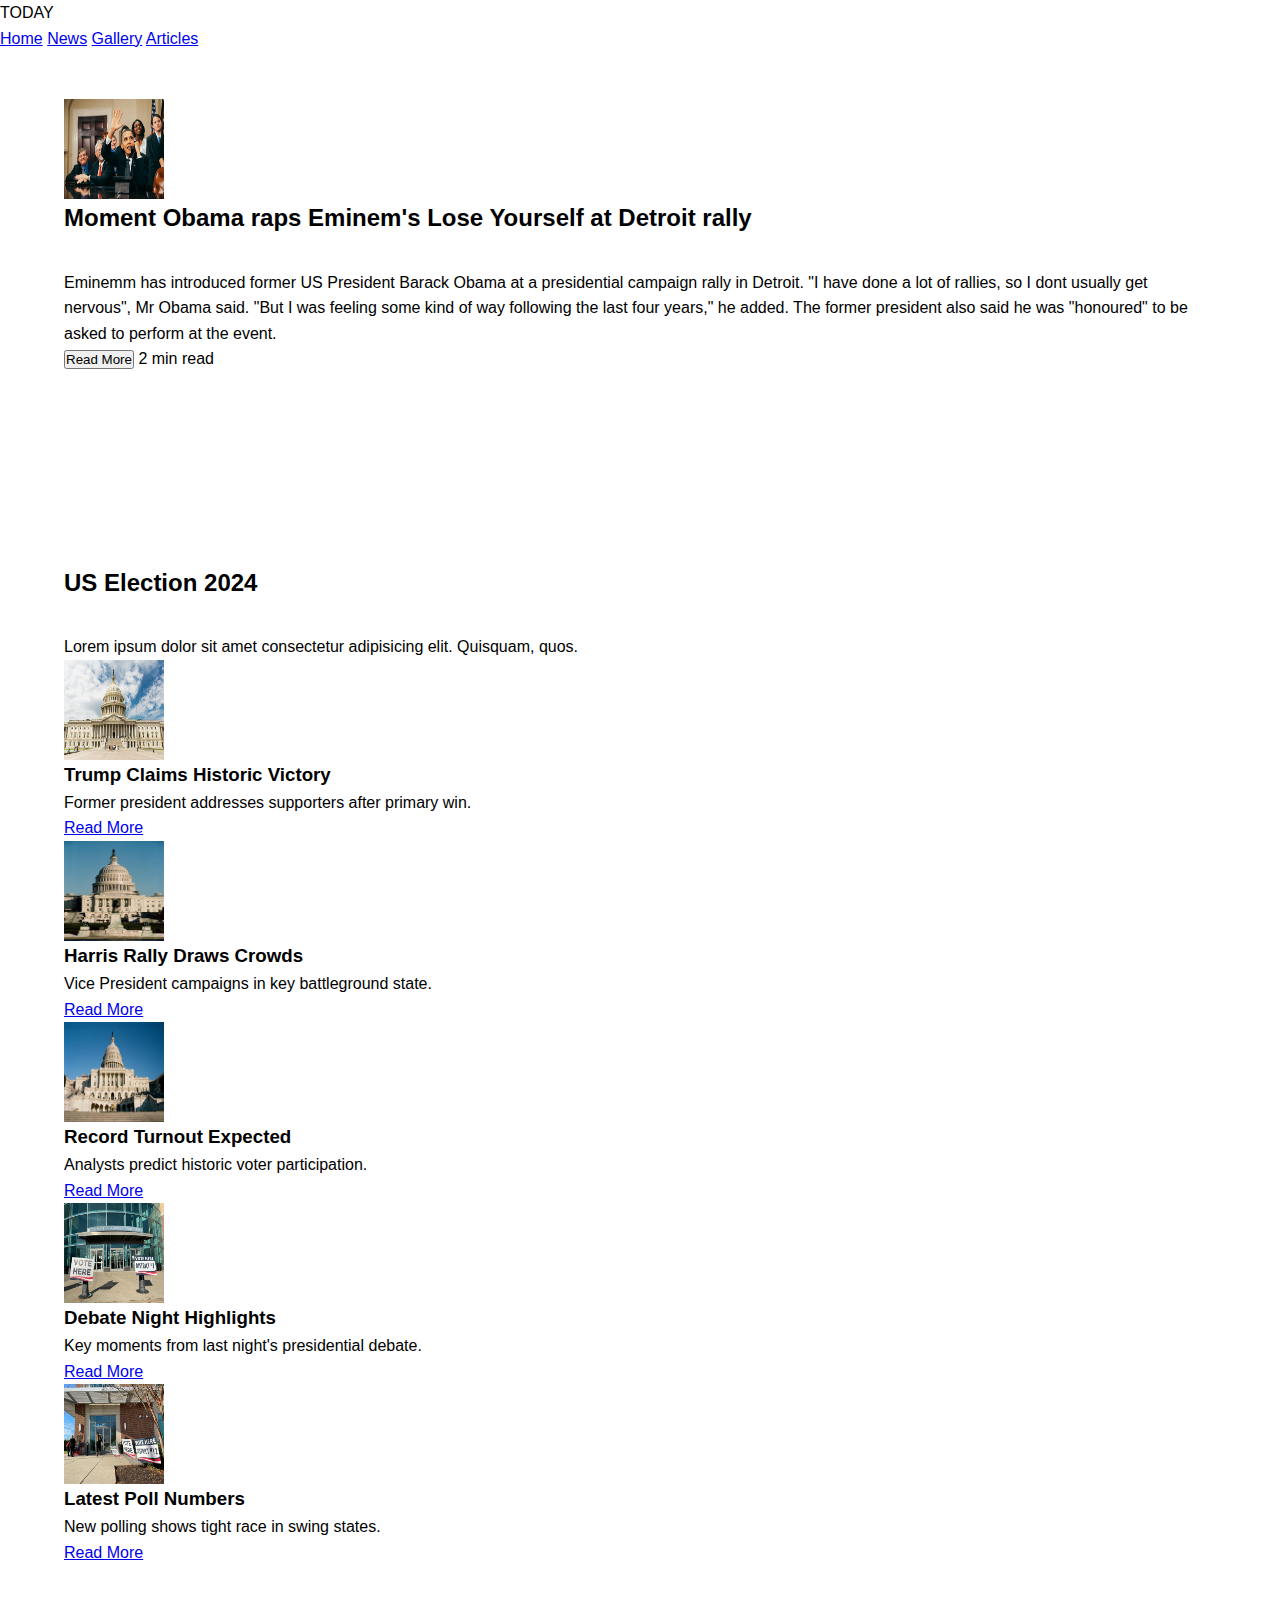
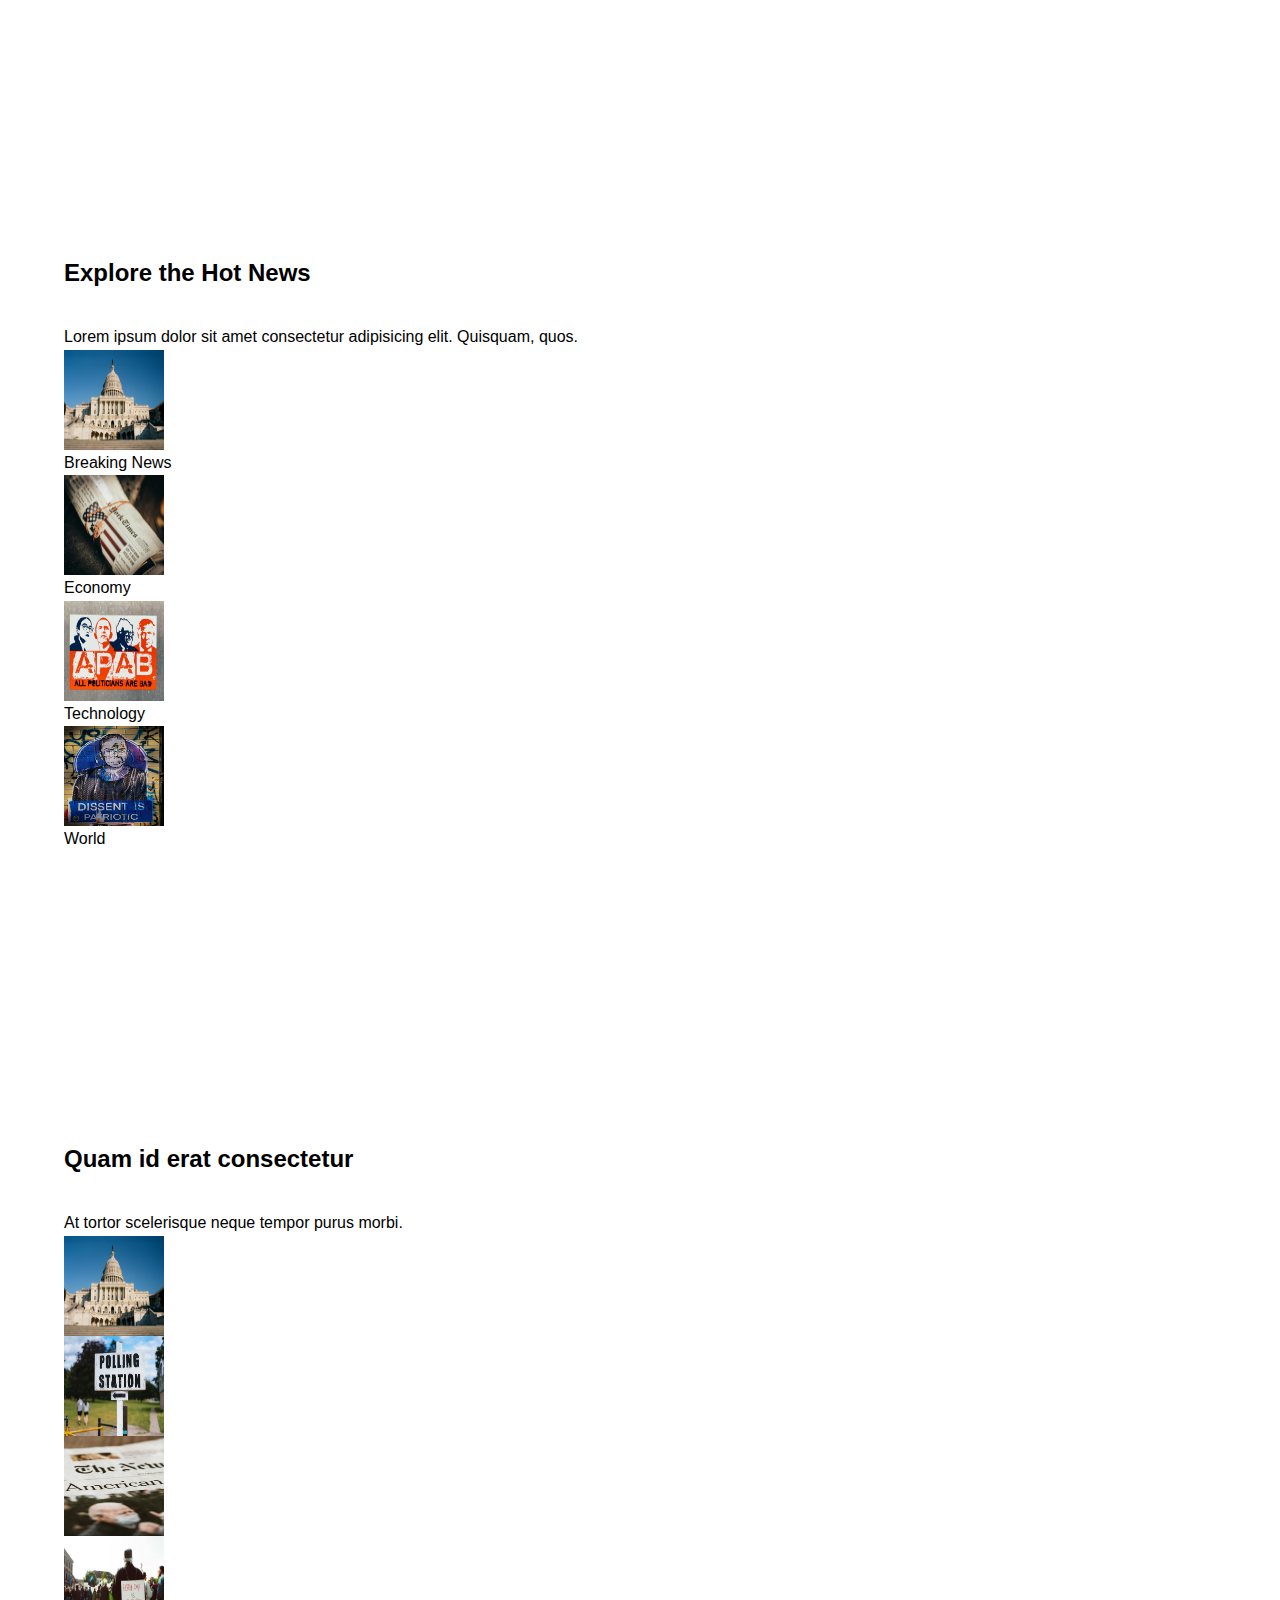
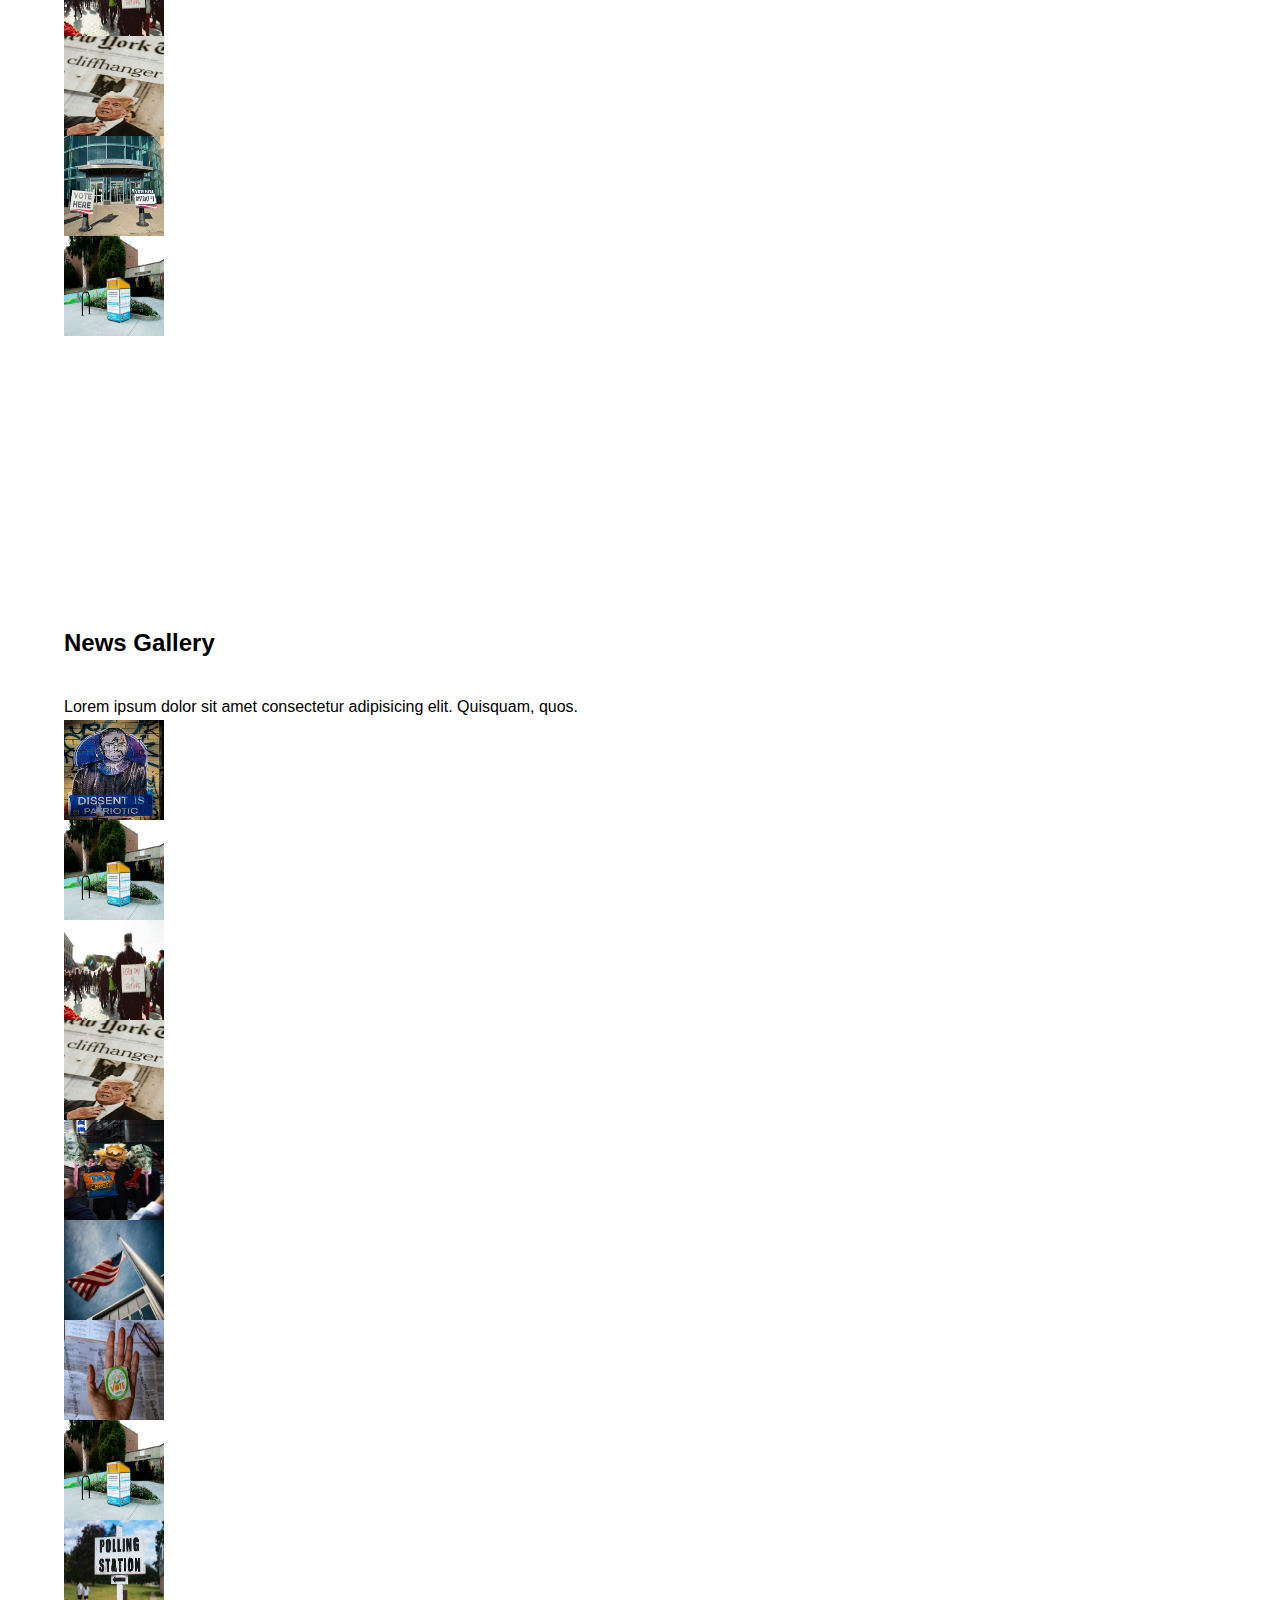
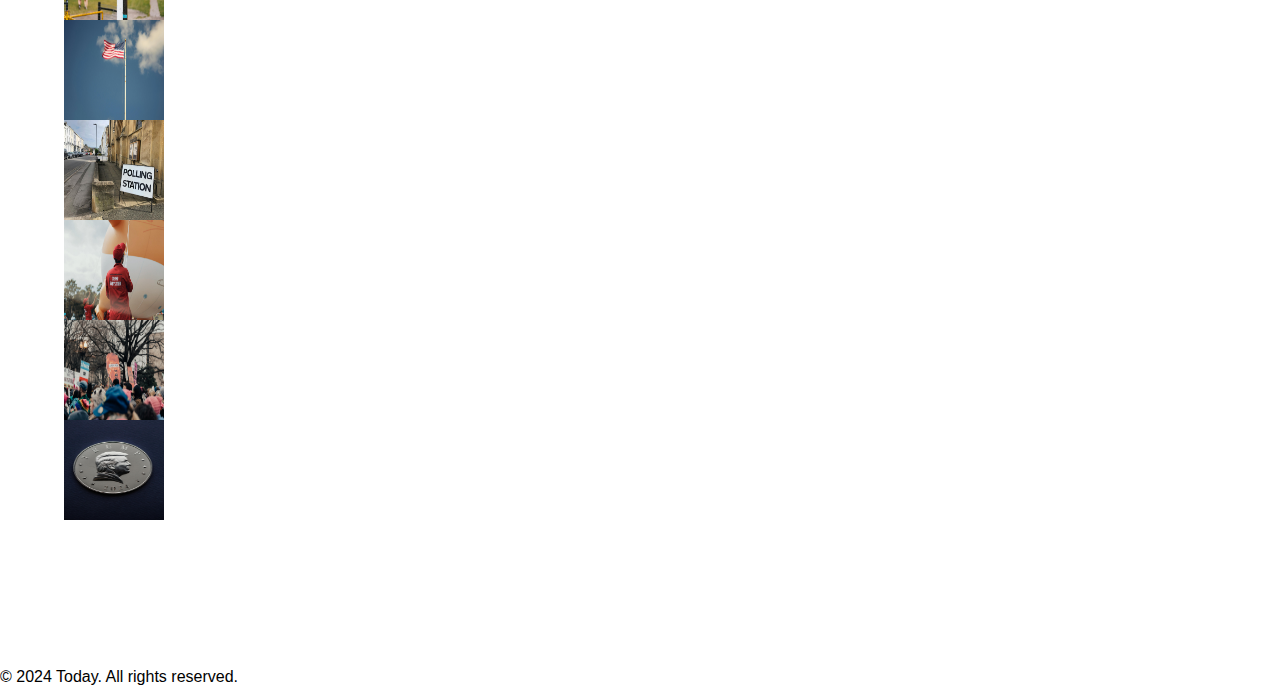
<file: app2/index.html>
<!DOCTYPE html>
<html lang="en">
  <head>
    <meta charset="UTF-8" />
    <meta name="viewport" content="width=device-width, initial-scale=1.0" />
    <title>TODAY News - Layout Examples</title>
    <link rel="stylesheet" href="styles.css" />
  </head>
  <body>
    <!-- 1. Flex - Header Navigation -->
    <header class="header">
      <nav class="header-nav">
        <div class="header-logo">TODAY</div>
        <div class="header-links">
          <a href="#">Home</a>
          <a href="#">News</a>
          <a href="#">Gallery</a>
          <a href="#">Articles</a>
        </div>
      </nav>
    </header>

    <main>
      <!-- 2. Flex and Column - Featured Article -->
      <section class="featured container">
        <div class="featured-image">
          <img src="images/main-image.jpg" alt="Featured News" />
        </div>
        <div class="featured-content">
          <h2>Moment Obama raps Eminem's Lose Yourself at Detroit rally</h2>
          <p>
            Eminemm has introduced former US President Barack Obama at a
            presidential campaign rally in Detroit. "I have done a lot of
            rallies, so I dont usually get nervous", Mr Obama said. "But I was
            feeling some kind of way following the last four years," he added.
            The former president also said he was "honoured" to be asked to
            perform at the event.
          </p>
          <div class="featured-footer">
            <button href="#" class="featured-more">Read More</button>
            <span class="featured-time">2 min read</span>
          </div>
        </div>
      </section>

      <!-- 3. Flex/Grid List - Latest Cards without text overlay -->
      <section class="latest">
        <div class="container">
          <h2 class="latest-title">US Election 2024</h2>
          <p class="latest-subtitle">
            Lorem ipsum dolor sit amet consectetur adipisicing elit. Quisquam,
            quos.
          </p>
          <div class="latest-list">
            <article class="latest-card">
              <img src="images/image2.jpg" alt="News Image" />
              <div class="latest-content">
                <h3>Trump Claims Historic Victory</h3>
                <p>Former president addresses supporters after primary win.</p>
                <a href="#" class="latest-more">Read More</a>
              </div>
            </article>
            <article class="latest-card">
              <img src="images/image3.jpg" alt="News Image" />
              <div class="latest-content">
                <h3>Harris Rally Draws Crowds</h3>
                <p>Vice President campaigns in key battleground state.</p>
                <a href="#" class="latest-more">Read More</a>
              </div>
            </article>
            <article class="latest-card">
              <img src="images/image4.jpg" alt="News Image" />
              <div class="latest-content">
                <h3>Record Turnout Expected</h3>
                <p>Analysts predict historic voter participation.</p>
                <a href="#" class="latest-more">Read More</a>
              </div>
            </article>
            <article class="latest-card">
              <img src="images/image5.jpg" alt="News Image" />
              <div class="latest-content">
                <h3>Debate Night Highlights</h3>
                <p>Key moments from last night's presidential debate.</p>
                <a href="#" class="latest-more">Read More</a>
              </div>
            </article>
            <article class="latest-card">
              <img src="images/image6.jpg" alt="News Image" />
              <div class="latest-content">
                <h3>Latest Poll Numbers</h3>
                <p>New polling shows tight race in swing states.</p>
                <a href="#" class="latest-more">Read More</a>
              </div>
            </article>
          </div>
        </div>
      </section>

      <!-- 4a. Flex/Grid 2D - Hot News - Flex Version -->
      <section class="hot">
        <div class="container">
          <h2 class="hot-title">Explore the Hot News</h2>
          <p class="hot-subtitle">
            Lorem ipsum dolor sit amet consectetur adipisicing elit. Quisquam,
            quos.
          </p>
          <div class="hot-flex">
            <article class="hot-card hot-left">
              <img src="images/image4.jpg" alt="Breaking News" />
              <div class="hot-overlay">Breaking News</div>
            </article>

            <div class="hot-right">
              <div class="hot-right-inner">
                <article class="hot-card">
                  <img src="images/image8.jpg" alt="Economy Update" />
                  <div class="hot-overlay">Economy</div>
                </article>
                <article class="hot-card">
                  <img src="images/image9.jpg" alt="Technology News" />
                  <div class="hot-overlay">Technology</div>
                </article>
              </div>
              <article class="hot-card">
                <img src="images/image10.jpg" alt="World News" />
                <div class="hot-overlay">World</div>
              </article>
            </div>
          </div>
        </div>
      </section>

      <!-- 4b. Flex/Grid 2D - Hot News - Grid Version -->
      <!-- <section class="hot">
        <div class="container">
          <h2 class="hot-title">Explore the Hot News</h2>
          <p class="hot-subtitle">
            Lorem ipsum dolor sit amet consectetur adipisicing elit. Quisquam,
            quos.
          </p>
          <div class="hot-grid">
            <article class="hot-card hot-grid-1">
              <img src="images/image4.jpg" alt="Breaking News" />
              <div class="hot-overlay">Breaking News</div>
            </article>
            <article class="hot-card hot-grid-2">
              <img src="images/image8.jpg" alt="Economy Update" />
              <div class="hot-overlay">Economy</div>
            </article>
            <article class="hot-card hot-grid-3">
              <img src="images/image9.jpg" alt="Technology News" />
              <div class="hot-overlay">Technology</div>
            </article>
            <article class="hot-card hot-grid-4">
              <img src="images/image10.jpg" alt="World News" />
              <div class="hot-overlay">World</div>
            </article>
          </div>
        </div>
      </section> -->

      <!-- 5. Grid Auto - Masonry Layout -->
      <section class="masonry">
        <div class="container">
          <h2>Quam id erat consectetur</h2>
          <p class="masonry-subtitle">
            At tortor scelerisque neque tempor purus morbi.
          </p>
          <div class="masonry-grid">
            <div class="masonry-item item1">
              <img src="images/image4.jpg" alt="Masonry Image 1" />
            </div>
            <div class="masonry-item item2">
              <img src="images/image18.jpg" alt="Masonry Image 2" />
            </div>
            <div class="masonry-item item3">
              <img src="images/image13.jpg" alt="Masonry Image 3" />
            </div>
            <div class="masonry-item item4">
              <img src="images/image14.jpg" alt="Masonry Image 4" />
            </div>
            <div class="masonry-item item5">
              <img src="images/image15.jpg" alt="Masonry Image 5" />
            </div>
            <div class="masonry-item item6">
              <img src="images/image5.jpg" alt="Masonry Image 6" />
            </div>
            <div class="masonry-item item7">
              <img src="images/image17.jpg" alt="Masonry Image 7" />
            </div>
          </div>
        </div>
      </section>

      <!-- 6. Grid Templates - News Gallery -->
      <section class="gallery">
        <div class="container">
          <h2 class="gallery-title">News Gallery</h2>
          <p class="gallery-subtitle">
            Lorem ipsum dolor sit amet consectetur adipisicing elit. Quisquam,
            quos.
          </p>
          <div class="gallery-grid">
            <div class="gallery-item a">
              <img src="images/image10.jpg" alt="Gallery Image 1" />
            </div>
            <div class="gallery-item b">
              <img src="images/image17.jpg" alt="Gallery Image 2" />
            </div>
            <div class="gallery-item c">
              <img src="images/image14.jpg" alt="Gallery Image 3" />
            </div>
            <div class="gallery-item d">
              <img src="images/image15.jpg" alt="Gallery Image 4" />
            </div>
            <div class="gallery-item e">
              <img src="images/image25.jpg" alt="Gallery Image 5" />
            </div>
            <div class="gallery-item f">
              <img src="images/image11.jpg" alt="Gallery Image 6" />
            </div>
            <div class="gallery-item g">
              <img src="images/image16.jpg" alt="Gallery Image 7" />
            </div>
            <div class="gallery-item h">
              <img src="images/image17.jpg" alt="Gallery Image 8" />
            </div>
            <div class="gallery-item i">
              <img src="images/image18.jpg" alt="Gallery Image 9" />
            </div>
            <div class="gallery-item j">
              <img src="images/image19.jpg" alt="Gallery Image 10" />
            </div>
            <div class="gallery-item k">
              <img src="images/image20.jpg" alt="Gallery Image 11" />
            </div>
            <div class="gallery-item l">
              <img src="images/image21.jpg" alt="Gallery Image 12" />
            </div>
            <div class="gallery-item m">
              <img src="images/image22.jpg" alt="Gallery Image 13" />
            </div>
            <div class="gallery-item n">
              <img src="images/image23.jpg" alt="Gallery Image 14" />
            </div>
          </div>
        </div>
      </section>
    </main>

    <footer>
      <p>© 2024 Today. All rights reserved.</p>
    </footer>
  </body>
</html>
</file>
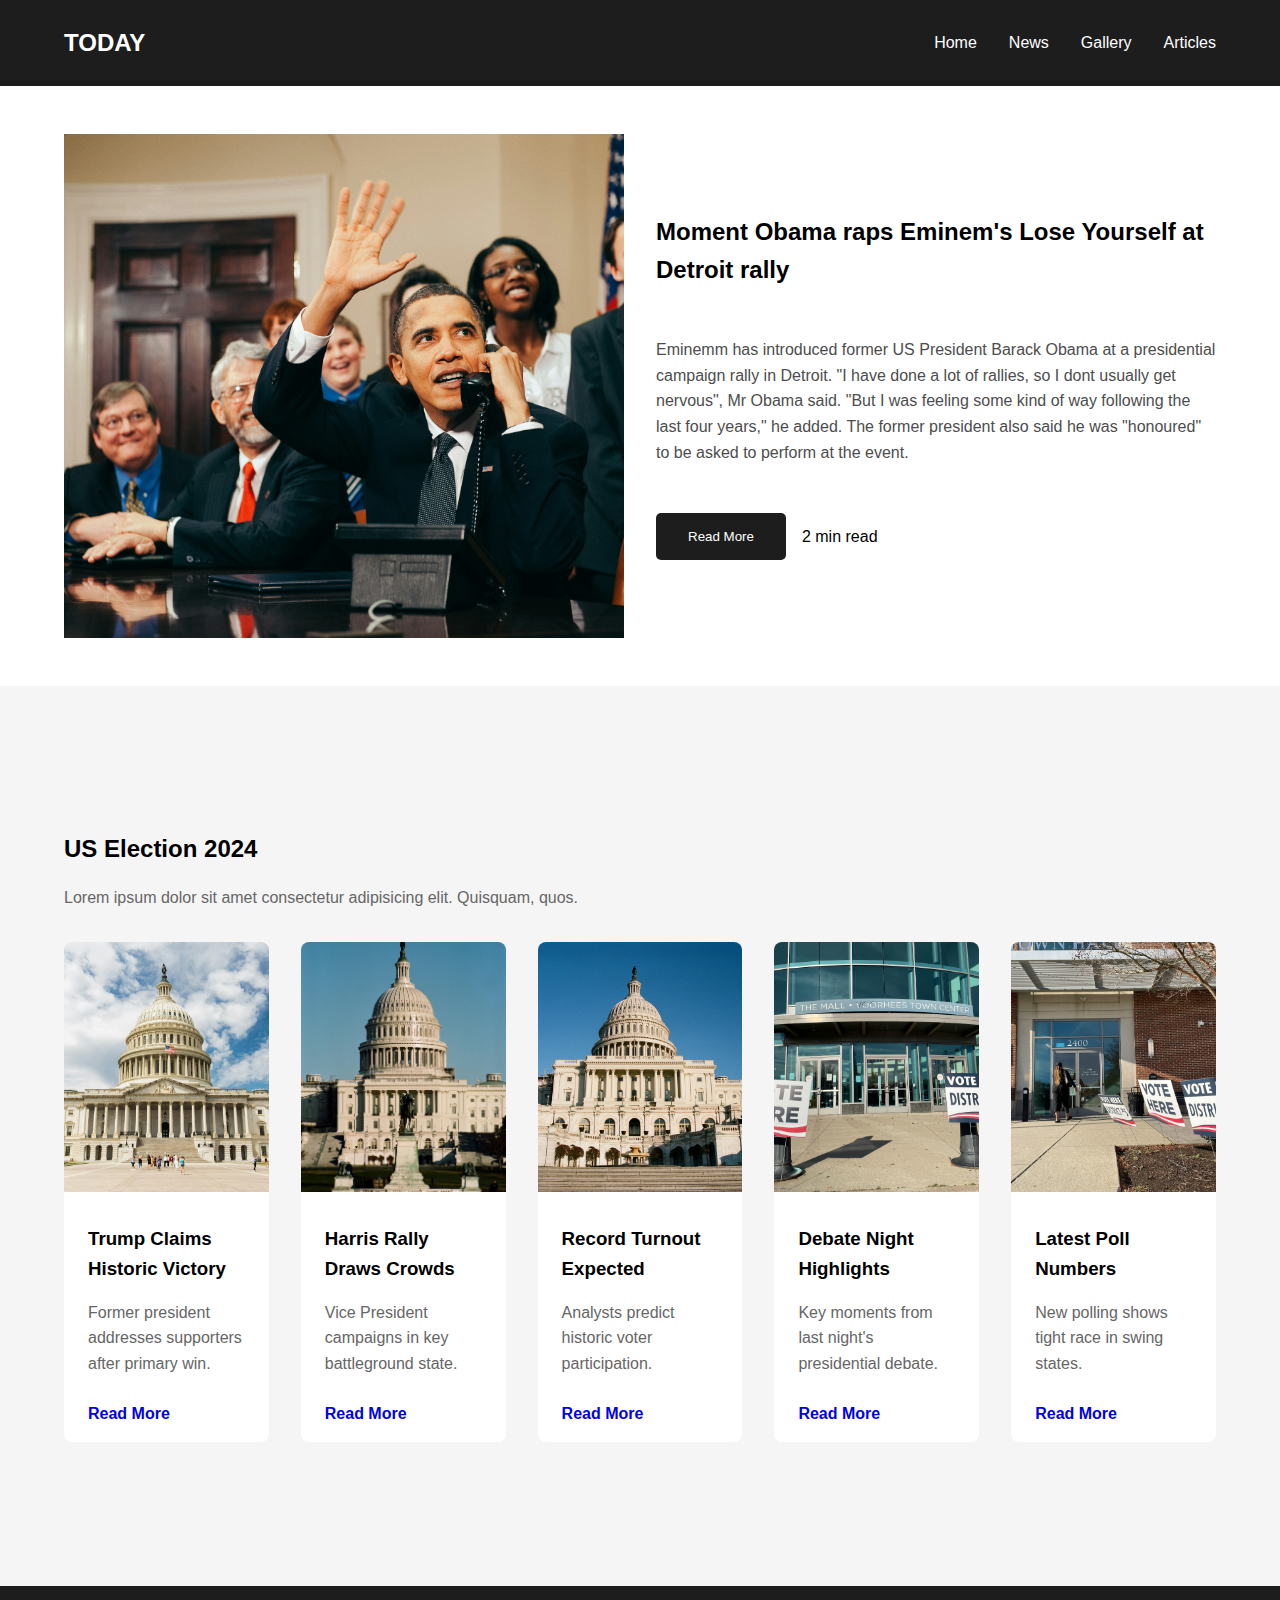
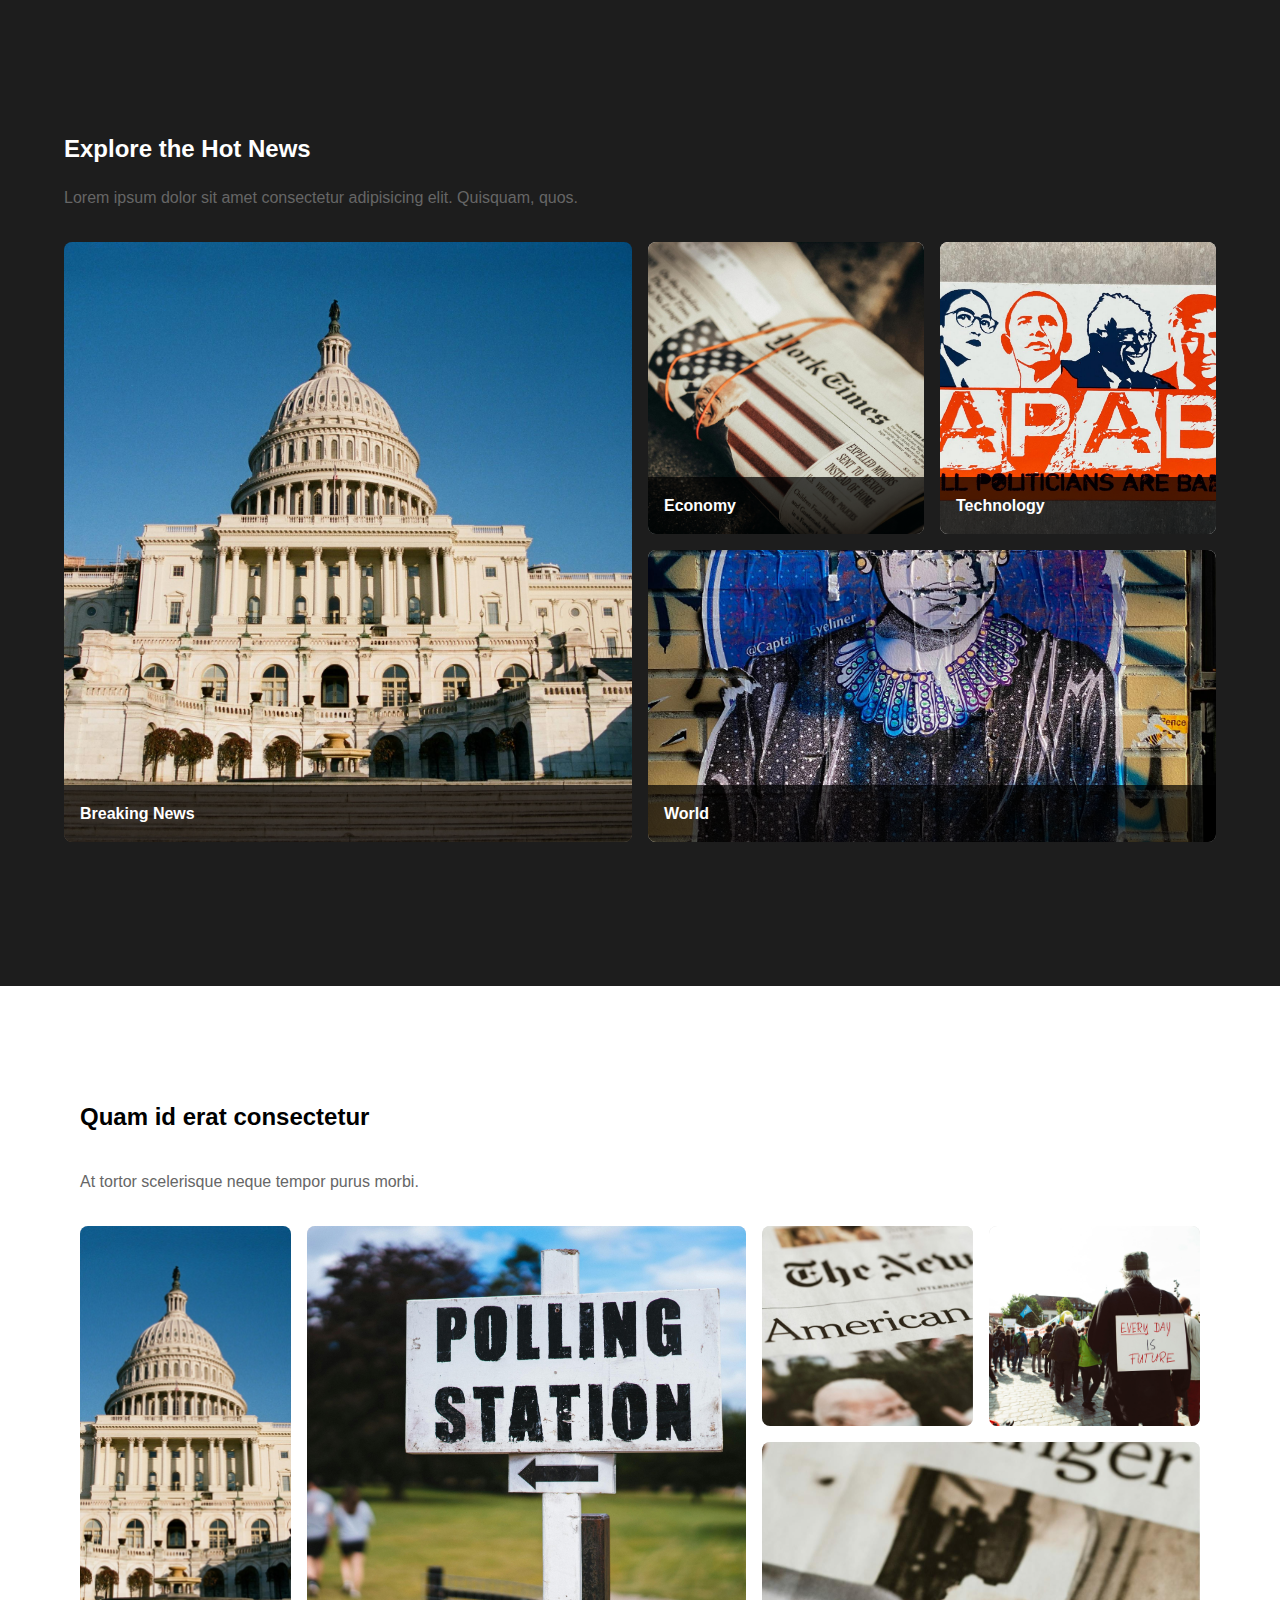
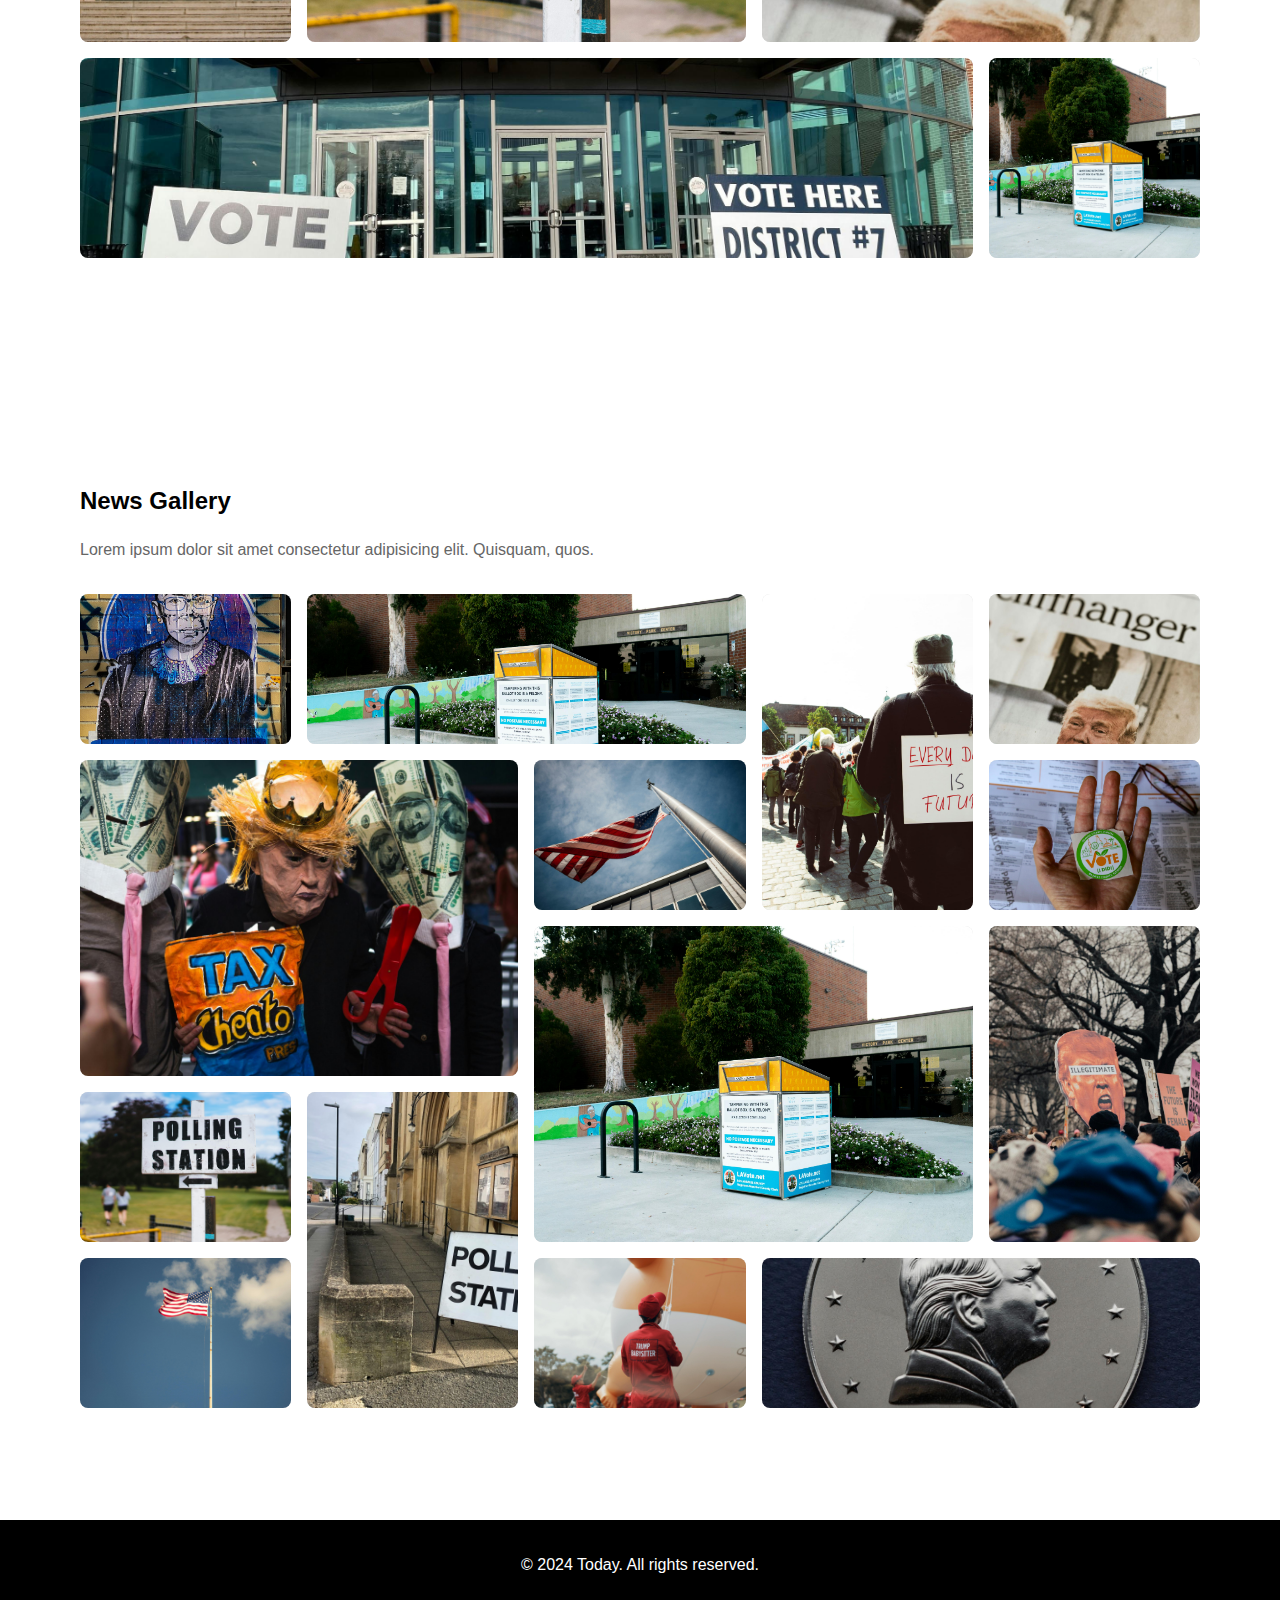
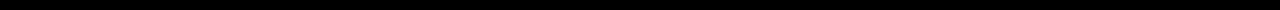
<file: reference/app2/index.html>
<!DOCTYPE html>
<html lang="en">
  <head>
    <meta charset="UTF-8" />
    <meta name="viewport" content="width=device-width, initial-scale=1.0" />
    <title>TODAY News - Layout Examples</title>
    <link rel="stylesheet" href="styles.css" />
  </head>
  <body>
    <!-- 1. Flex - Header Navigation -->
    <header class="header">
      <nav class="header-nav">
        <div class="header-logo">TODAY</div>
        <div class="header-links">
          <a href="#">Home</a>
          <a href="#">News</a>
          <a href="#">Gallery</a>
          <a href="#">Articles</a>
        </div>
      </nav>
    </header>

    <main>
      <!-- 2. Flex and Column - Featured Article -->
      <section class="featured container">
        <div class="featured-image">
          <img src="images/main-image.jpg" alt="Featured News" />
        </div>
        <div class="featured-content">
          <h2>Moment Obama raps Eminem's Lose Yourself at Detroit rally</h2>
          <p>
            Eminemm has introduced former US President Barack Obama at a
            presidential campaign rally in Detroit. "I have done a lot of
            rallies, so I dont usually get nervous", Mr Obama said. "But I was
            feeling some kind of way following the last four years," he added.
            The former president also said he was "honoured" to be asked to
            perform at the event.
          </p>
          <div class="featured-footer">
            <button href="#" class="featured-more">Read More</button>
            <span class="featured-time">2 min read</span>
          </div>
        </div>
      </section>

      <!-- 3. Flex/Grid List - Latest Cards without text overlay -->
      <section class="latest">
        <div class="container">
          <h2 class="latest-title">US Election 2024</h2>
          <p class="latest-subtitle">
            Lorem ipsum dolor sit amet consectetur adipisicing elit. Quisquam,
            quos.
          </p>
          <div class="latest-list">
            <article class="latest-card">
              <img src="images/image2.jpg" alt="News Image" />
              <div class="latest-content">
                <h3>Trump Claims Historic Victory</h3>
                <p>Former president addresses supporters after primary win.</p>
                <a href="#" class="latest-more">Read More</a>
              </div>
            </article>
            <article class="latest-card">
              <img src="images/image3.jpg" alt="News Image" />
              <div class="latest-content">
                <h3>Harris Rally Draws Crowds</h3>
                <p>Vice President campaigns in key battleground state.</p>
                <a href="#" class="latest-more">Read More</a>
              </div>
            </article>
            <article class="latest-card">
              <img src="images/image4.jpg" alt="News Image" />
              <div class="latest-content">
                <h3>Record Turnout Expected</h3>
                <p>Analysts predict historic voter participation.</p>
                <a href="#" class="latest-more">Read More</a>
              </div>
            </article>
            <article class="latest-card">
              <img src="images/image5.jpg" alt="News Image" />
              <div class="latest-content">
                <h3>Debate Night Highlights</h3>
                <p>Key moments from last night's presidential debate.</p>
                <a href="#" class="latest-more">Read More</a>
              </div>
            </article>
            <article class="latest-card">
              <img src="images/image6.jpg" alt="News Image" />
              <div class="latest-content">
                <h3>Latest Poll Numbers</h3>
                <p>New polling shows tight race in swing states.</p>
                <a href="#" class="latest-more">Read More</a>
              </div>
            </article>
          </div>
        </div>
      </section>

      <!-- 4a. Flex/Grid 2D - Hot News - Flex Version -->
      <!-- <section class="hot">
        <div class="container">
          <h2 class="hot-title">Explore the Hot News</h2>
          <p class="hot-subtitle">
            Lorem ipsum dolor sit amet consectetur adipisicing elit. Quisquam,
            quos.
          </p>
          <div class="hot-flex">
            <article class="hot-card hot-left">
              <img src="images/image4.jpg" alt="Breaking News" />
              <div class="hot-overlay">Breaking News</div>
            </article>

            <div class="hot-right">
              <div class="hot-right-inner">
                <article class="hot-card">
                  <img src="images/image8.jpg" alt="Economy Update" />
                  <div class="hot-overlay">Economy</div>
                </article>
                <article class="hot-card">
                  <img src="images/image9.jpg" alt="Technology News" />
                  <div class="hot-overlay">Technology</div>
                </article>
              </div>
              <article class="hot-card">
                <img src="images/image10.jpg" alt="World News" />
                <div class="hot-overlay">World</div>
              </article>
            </div>
          </div>
        </div>
      </section> -->

      <!-- 4b. Flex/Grid 2D - Hot News - Grid Version -->
      <section class="hot">
        <div class="container">
          <h2 class="hot-title">Explore the Hot News</h2>
          <p class="hot-subtitle">
            Lorem ipsum dolor sit amet consectetur adipisicing elit. Quisquam,
            quos.
          </p>
          <div class="hot-grid">
            <article class="hot-card hot-grid-1">
              <img src="images/image4.jpg" alt="Breaking News" />
              <div class="hot-overlay">Breaking News</div>
            </article>
            <article class="hot-card hot-grid-2">
              <img src="images/image8.jpg" alt="Economy Update" />
              <div class="hot-overlay">Economy</div>
            </article>
            <article class="hot-card hot-grid-3">
              <img src="images/image9.jpg" alt="Technology News" />
              <div class="hot-overlay">Technology</div>
            </article>
            <article class="hot-card hot-grid-4">
              <img src="images/image10.jpg" alt="World News" />
              <div class="hot-overlay">World</div>
            </article>
          </div>
        </div>
      </section>

      <!-- 5. Grid Auto - Masonry Layout -->
      <section class="masonry">
        <div class="container">
          <h2>Quam id erat consectetur</h2>
          <p class="masonry-subtitle">
            At tortor scelerisque neque tempor purus morbi.
          </p>
          <div class="masonry-grid">
            <div class="masonry-item item1">
              <img src="images/image4.jpg" alt="Masonry Image 1" />
            </div>
            <div class="masonry-item item2">
              <img src="images/image18.jpg" alt="Masonry Image 2" />
            </div>
            <div class="masonry-item item3">
              <img src="images/image13.jpg" alt="Masonry Image 3" />
            </div>
            <div class="masonry-item item4">
              <img src="images/image14.jpg" alt="Masonry Image 4" />
            </div>
            <div class="masonry-item item5">
              <img src="images/image15.jpg" alt="Masonry Image 5" />
            </div>
            <div class="masonry-item item6">
              <img src="images/image5.jpg" alt="Masonry Image 6" />
            </div>
            <div class="masonry-item item7">
              <img src="images/image17.jpg" alt="Masonry Image 7" />
            </div>
          </div>
        </div>
      </section>

      <!-- 6. Grid Templates - News Gallery -->
      <section class="gallery">
        <div class="container">
          <h2 class="gallery-title">News Gallery</h2>
          <p class="gallery-subtitle">
            Lorem ipsum dolor sit amet consectetur adipisicing elit. Quisquam,
            quos.
          </p>
          <div class="gallery-grid">
            <div class="gallery-item a">
              <img src="images/image10.jpg" alt="Gallery Image 1" />
            </div>
            <div class="gallery-item b">
              <img src="images/image17.jpg" alt="Gallery Image 2" />
            </div>
            <div class="gallery-item c">
              <img src="images/image14.jpg" alt="Gallery Image 3" />
            </div>
            <div class="gallery-item d">
              <img src="images/image15.jpg" alt="Gallery Image 4" />
            </div>
            <div class="gallery-item e">
              <img src="images/image25.jpg" alt="Gallery Image 5" />
            </div>
            <div class="gallery-item f">
              <img src="images/image11.jpg" alt="Gallery Image 6" />
            </div>
            <div class="gallery-item g">
              <img src="images/image16.jpg" alt="Gallery Image 7" />
            </div>
            <div class="gallery-item h">
              <img src="images/image17.jpg" alt="Gallery Image 8" />
            </div>
            <div class="gallery-item i">
              <img src="images/image18.jpg" alt="Gallery Image 9" />
            </div>
            <div class="gallery-item j">
              <img src="images/image19.jpg" alt="Gallery Image 10" />
            </div>
            <div class="gallery-item k">
              <img src="images/image20.jpg" alt="Gallery Image 11" />
            </div>
            <div class="gallery-item l">
              <img src="images/image21.jpg" alt="Gallery Image 12" />
            </div>
            <div class="gallery-item m">
              <img src="images/image22.jpg" alt="Gallery Image 13" />
            </div>
            <div class="gallery-item n">
              <img src="images/image23.jpg" alt="Gallery Image 14" />
            </div>
          </div>
        </div>
      </section>
    </main>

    <footer>
      <p>© 2024 Today. All rights reserved.</p>
    </footer>
  </body>
</html>
</file>
<file: app2/styles.css>
/* Base Styles */
* {
  margin: 0;
  padding: 0;
  box-sizing: border-box;
}

body {
  font-family: Arial, sans-serif;
  line-height: 1.6;
}

section {
  padding: 6rem 0;
}

section h2 {
  margin-bottom: 2rem;
}

.container {
  max-width: 1500px;
  margin: 0 auto;
  padding: 3rem 4rem;
}

/* TEMPORARY - Remove after adding all the styles */
img {
  display: block;
  width: 100px;
  height: 100px;
}

/* 1. Flex - Header Navigation */

/* 2. Flex and Column - Featured Section */

/* 3. Flex/Grid List - Latest Cards */

/* 4. Flex/Grid 2D - Hot News */

/* 4a. Flex/Grid 2D - Hot News - Flex Version */

/* 4b. Flex/Grid 2D - Hot News - Grid Version */

/* 5. Grid - Masonry Layout */

/* 6. Grid Templates - News Gallery */

/* 7. Images and Styling */
</file>
<file: reference/app2/styles.css>
/* Base Styles */
* {
  margin: 0;
  padding: 0;
  box-sizing: border-box;
}

body {
  font-family: Arial, sans-serif;
  line-height: 1.6;
}

section {
  padding: 6rem 0;
}

section h2 {
  margin-bottom: 2rem;
}

.container {
  max-width: 1500px;
  margin: 0 auto;
  padding: 3rem 4rem;
}

/* TEMPORARY - Remove after adding all the styles */
/* img {
  display: block;
  width: 100px;
  height: 100px;
} */

/* 1. Flex - Header Navigation */
.header {
  background: #1d1d1d;
  padding: 1.5rem 0;
  color: #fff;
}

.header-logo {
  font-size: 1.5rem;
  font-weight: bold;
}

.header-nav {
  display: flex;
  justify-content: space-between;
  align-items: center;
  max-width: 1500px;
  padding: 0 4rem;
  margin: 0 auto;
}

.header-links {
  display: flex;
  justify-content: space-between;
  align-items: center;
  gap: 2rem;
}

.header-links a {
  color: #fff;
  text-decoration: none;
  cursor: pointer;
}

.header-links a:hover {
  color: #9c9c9c;
}

/* 2. Flex and Column - Featured Section */
.featured {
  display: flex;
  justify-content: space-between;
  align-items: center;
  gap: 2rem;
  margin: 0 auto;
  height: 600px;
}

.featured-image {
  flex-basis: 50%;
  height: 100%;
  background-color: #e0e0e0;
  border-radius: 8px;
}

.featured-image img {
  width: 100%;
  height: 100%;
  object-fit: cover;
}

.featured-content {
  flex-basis: 50%;
  display: flex;
  height: 100%;
  flex-direction: column;
  justify-content: center;
  gap: 1rem;
}

.featured-more {
  color: #fff;
  background: #1d1d1d;
  padding: 1rem 2rem;
  border-radius: 5px;
  border: none;
}

.featured-more:hover {
  background: #414141;
  color: #d9d8d8;
  cursor: pointer;
}

.featured-footer {
  display: flex;
  gap: 1rem;
  align-items: center;
  margin-top: 2rem;
}

.featured-content p {
  color: #4d4d4d;
}

/* 3. Flex/Grid List - Latest Cards */
.latest {
  padding: 6rem 0;
  background: #f5f5f5;
  width: 100%;
}

.latest-title {
  margin-bottom: 1rem;
}

.latest-subtitle {
  margin-bottom: 2rem;
  color: #666666;
}

/* .latest-list {
  display: flex;
  justify-content: flex-start;
  gap: 2rem;
  flex-wrap: wrap;
} */

.latest-list {
  display: grid;
  grid-template-columns: repeat(auto-fit, minmax(200px, 1fr));
  gap: 2rem;
  margin: 0 auto;
}

.latest-card {
  /* min-width: 300px;
  width: 400px; */
  height: 500px;
  border-radius: 8px;
  box-shadow: none;
  background: #fff;
  overflow: hidden;
}

.latest-card img {
  width: 100%;
  height: 250px;
  object-fit: cover;
}

.latest-content {
  padding: 1.5rem;
}

.latest-content h3 {
  margin-bottom: 1rem;
}

.latest-content p {
  color: #666;
  margin-bottom: 1.5rem;
}

.latest-more {
  text-decoration: none;
  font-weight: bold;
  padding-right: 1.5rem;
}

/* 4. Flex/Grid 2D - Hot News */
.hot {
  background: #1d1d1d;
  color: #fff;
}

.hot-title {
  margin-bottom: 1rem;
}

.hot-subtitle {
  margin-bottom: 2rem;
  color: #666;
}

.hot-card {
  background-color: #e0e0e0;
  border-radius: 8px;
  overflow: hidden;
}

.hot-card img {
  width: 100%;
  height: 100%;
  object-fit: cover;
}

/* 4a. Flex/Grid 2D - Hot News - Flex Version */
.hot-flex {
  display: flex;
  gap: 1rem;
  height: 600px;
  width: 100%;
}

.hot-left {
  flex: 0 0 50%;
  border-radius: 8px;
  overflow: hidden;
}

.hot-right {
  flex: 0 0 50%;
  display: flex;
  flex-direction: column;
  gap: 1rem;
}

.hot-right-inner {
  display: flex;
  gap: 1rem;
  height: 50%;
}

/* 4b. Flex/Grid 2D - Hot News - Grid Version */
.hot-grid {
  display: grid;
  grid-template-columns: repeat(4, 1fr);
  grid-template-rows: repeat(2, 1fr);
  gap: 1rem;
  height: 600px;
}

.hot-grid-1 {
  grid-column: span 2;
  grid-row: span 2;
}

.hot-grid-2 {
  grid-column: span 1;
  grid-row: span 1;
}

.hot-grid-3 {
  grid-column: span 1;
  grid-row: span 1;
}

.hot-grid-4 {
  grid-column: span 2;
  grid-row: span 1;
}

/* 5. Grid - Masonry Layout */
.masonry {
  padding: 4rem 1rem;
  background: #fff;
}

.masonry-subtitle {
  margin-bottom: 2rem;
  color: #666;
}

.masonry-grid {
  display: grid;
  grid-template-columns: repeat(5, 1fr);
  grid-template-rows: repeat(3, 200px);
  gap: 1rem;
  max-width: none;
  margin: 0 auto;
}

.masonry-item {
  background-color: #e0e0e0;
  border-radius: 8px;
}

.masonry-item img {
  width: 100%;
  height: 100%;
  object-fit: cover;
  border-radius: 8px;
}

.item1 {
  grid-column: 1 / 2;
  grid-row: 1 / 3;
}
.item2 {
  grid-column: 2 / 4;
  grid-row: 1/ 3;
}
.item3 {
  grid-column: 4 / 5;
  grid-row: 1 / 2;
}
.item4 {
  grid-column: 5 / 6;
  grid-row: 1 / 2;
}
.item5 {
  grid-column: 4 / 6;
  grid-row: 2 / 3;
}
.item6 {
  grid-column: 1 / span 4;
  grid-row: span 1;
}
.item7 {
  grid-column: span 1;
  grid-row: span 1;
}

/* 6. Grid Templates - News Gallery */
.gallery {
  padding: 4rem 1rem;
}

.gallery-title {
  margin-bottom: 1rem;
}

.gallery-subtitle {
  margin-bottom: 2rem;
  color: #666;
}

.gallery-grid {
  display: grid;
  grid-template-columns: repeate(5, 1fr);
  grid-template-rows: repeat(5, 150px);
  gap: 1rem;
  max-width: none;
  margin: 0 auto;
  grid-template-areas:
    "a b b c d"
    "e e f c g"
    "e e h h m"
    "i k h h m"
    "j k l n n";
}

.a {
  grid-area: a;
}
.b {
  grid-area: b;
}
.c {
  grid-area: c;
}
.d {
  grid-area: d;
}
.e {
  grid-area: e;
}
.f {
  grid-area: f;
}
.g {
  grid-area: g;
}
.h {
  grid-area: h;
}
.i {
  grid-area: i;
}
.j {
  grid-area: j;
}
.k {
  grid-area: k;
}
.l {
  grid-area: l;
}
.m {
  grid-area: m;
}
.n {
  grid-area: n;
}

.gallery-item {
  background-color: #e0e0e0;
  border-radius: 8px;
  font-size: 24px;
  color: #666;
}

.gallery-item img {
  width: 100%;
  height: 100%;
  object-fit: cover;
  border-radius: 8px;
}

/* 7. Images and Styling */
footer {
  background: black;
  color: white;
}

footer p {
  max-width: 1500px;
  padding: 2rem 4rem;
  text-align: center;
}

.hot-card {
  position: relative;
}

.hot-overlay {
  position: absolute;
  bottom: 0;
  left: 0;
  right: 0;
  padding: 1rem;
  background: rgba(0, 0, 0, 0.7);
  font-weight: bold;
}

.masonry-item {
  position: relative;
}

.masonry-item::before {
  content: "";
  position: absolute;
  top: 0;
  left: 0;
  right: 0;
  bottom: 0;
  background: rgba(0, 0, 0, 0.7);
  opacity: 0;
  transition: opacity 0.3s ease;
}

.masonry-item::after {
  content: "View Story";
  position: absolute;
  top: 50%;
  left: 50%;
  transform: translate(-50%, -50%);
  color: white;
  font-size: 1.5rem;
  font-weight: bold;
  opacity: 0;
  transition: opacity 0.3s ease;
}

.masonry-item:hover::before,
.masonry-item:hover::after {
  opacity: 1;
}

/* Responsive Media Queries */
@media screen and (max-width: 768px) {
  .header-links {
    display: none;
  }

  .featured {
    flex-direction: column;
    height: auto;
    gap: 2rem;
  }

  .masonry-grid {
    display: block;
  }

  .masonry-item {
    margin-bottom: 1rem;
    height: 300px;
  }

  .gallery-grid {
    display: block;
  }

  .gallery-item {
    margin-bottom: 1rem;
    height: 300px;
  }

  .container {
    padding: 2rem 1rem;
  }
}
</file>
